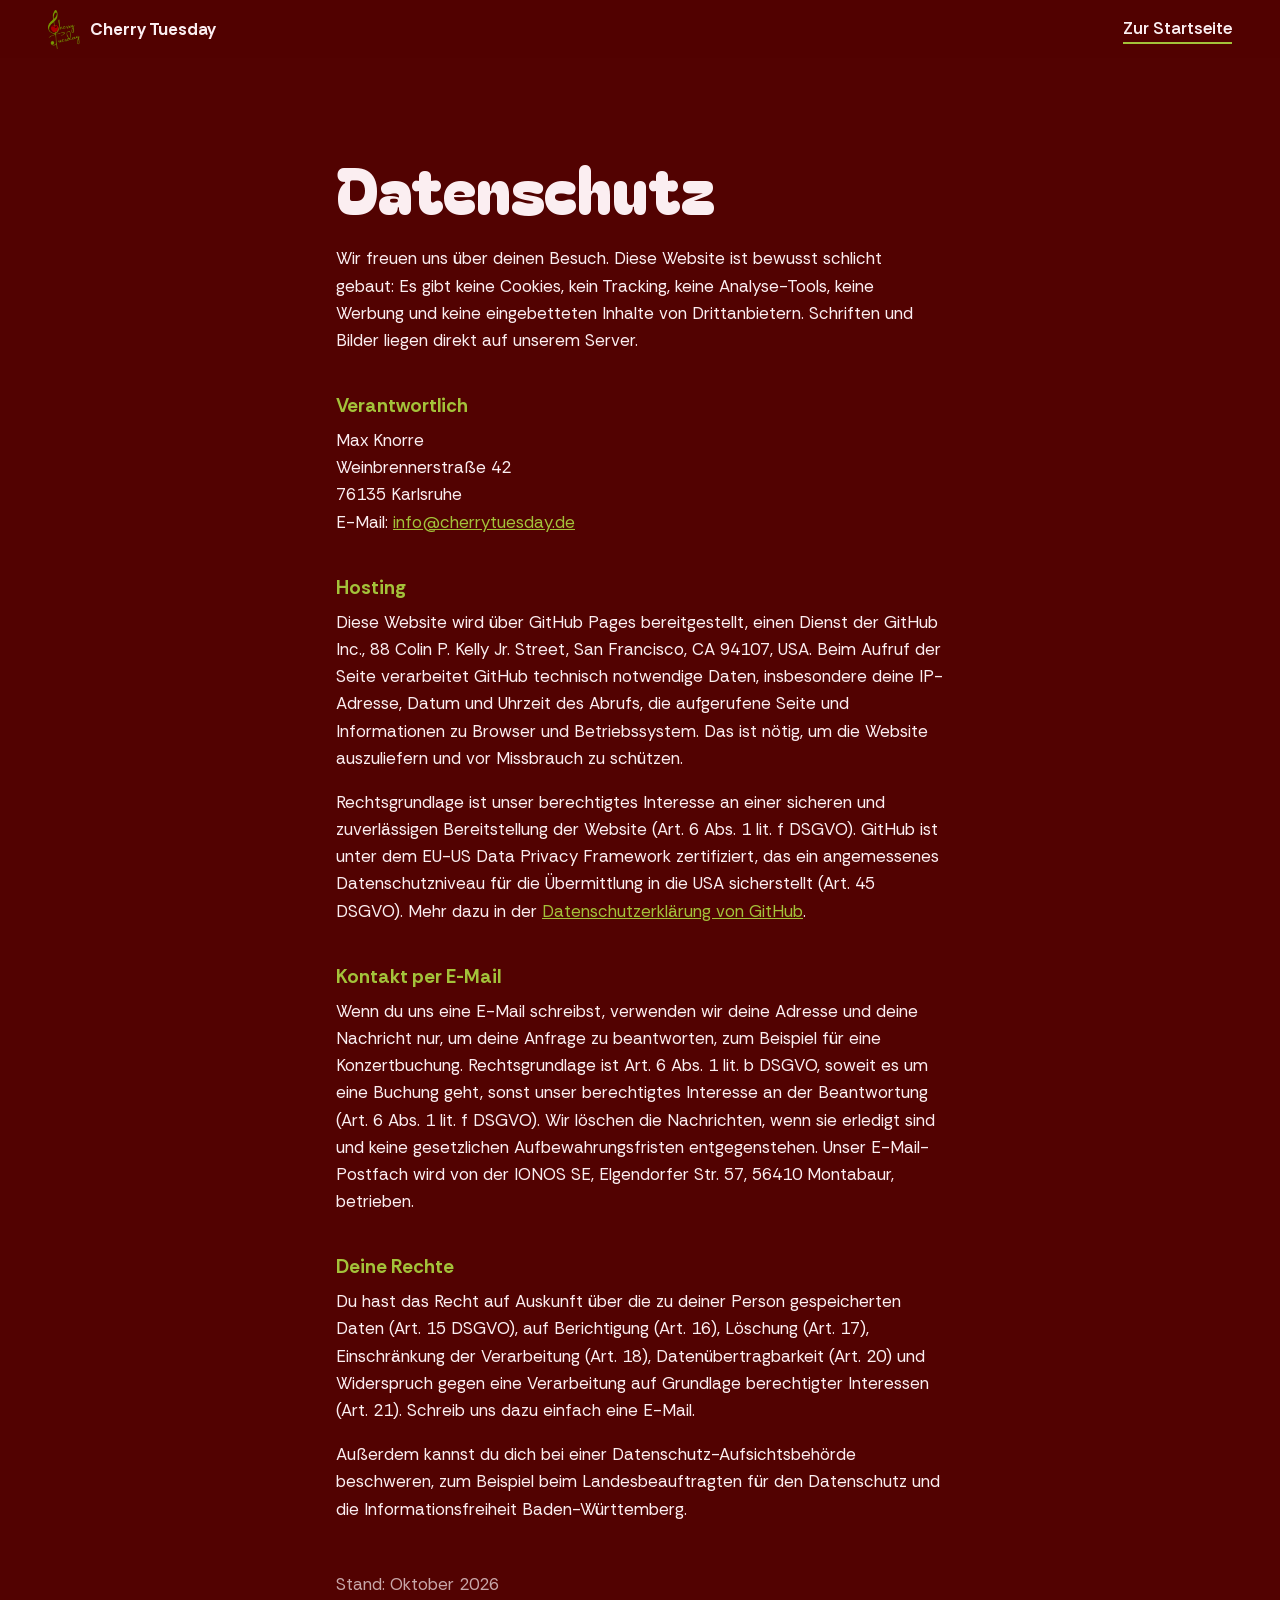
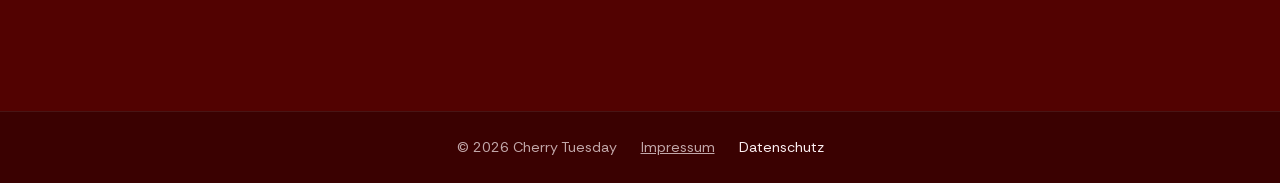
<file: datenschutz.html>
<!doctype html>
<html lang="de">
<head>
  <meta charset="utf-8">
  <meta name="viewport" content="width=device-width, initial-scale=1">
  <title>Datenschutz – Cherry Tuesday</title>
  <meta name="robots" content="noindex">
  <link rel="icon" type="image/png" href="assets/img/favicon.png">
  <link rel="stylesheet" href="css/fonts.css">
  <link rel="stylesheet" href="css/style.css">
</head>
<body>
  <header class="site-header">
    <a class="brand" href="./">
      <img src="assets/img/logo.png" alt="" width="40" height="49">
      <span>Cherry Tuesday</span>
    </a>
    <a class="back-link" href="./">Zur Startseite</a>
  </header>

  <main class="legal">
    <h1>Datenschutz</h1>
    <p>Wir freuen uns über deinen Besuch. Diese Website ist bewusst schlicht gebaut: Es gibt keine Cookies, kein Tracking, keine Analyse-Tools, keine Werbung und keine eingebetteten Inhalte von Drittanbietern. Schriften und Bilder liegen direkt auf unserem Server.</p>

    <h2>Verantwortlich</h2>
    <p>
      Max Knorre<br>
      Weinbrennerstraße 42<br>
      76135 Karlsruhe<br>
      E-Mail: <a href="mailto:info@cherrytuesday.de">info@cherrytuesday.de</a>
    </p>

    <h2>Hosting</h2>
    <p>Diese Website wird über GitHub Pages bereitgestellt, einen Dienst der GitHub Inc., 88 Colin P. Kelly Jr. Street, San Francisco, CA 94107, USA. Beim Aufruf der Seite verarbeitet GitHub technisch notwendige Daten, insbesondere deine IP-Adresse, Datum und Uhrzeit des Abrufs, die aufgerufene Seite und Informationen zu Browser und Betriebssystem. Das ist nötig, um die Website auszuliefern und vor Missbrauch zu schützen.</p>
    <p>Rechtsgrundlage ist unser berechtigtes Interesse an einer sicheren und zuverlässigen Bereitstellung der Website (Art. 6 Abs. 1 lit. f DSGVO). GitHub ist unter dem EU-US Data Privacy Framework zertifiziert, das ein angemessenes Datenschutzniveau für die Übermittlung in die USA sicherstellt (Art. 45 DSGVO). Mehr dazu in der <a href="https://docs.github.com/de/site-policy/privacy-policies/github-general-privacy-statement" rel="noopener">Datenschutzerklärung von GitHub</a>.</p>

    <h2>Kontakt per E-Mail</h2>
    <p>Wenn du uns eine E-Mail schreibst, verwenden wir deine Adresse und deine Nachricht nur, um deine Anfrage zu beantworten, zum Beispiel für eine Konzertbuchung. Rechtsgrundlage ist Art. 6 Abs. 1 lit. b DSGVO, soweit es um eine Buchung geht, sonst unser berechtigtes Interesse an der Beantwortung (Art. 6 Abs. 1 lit. f DSGVO). Wir löschen die Nachrichten, wenn sie erledigt sind und keine gesetzlichen Aufbewahrungsfristen entgegenstehen. Unser E-Mail-Postfach wird von der IONOS SE, Elgendorfer Str. 57, 56410 Montabaur, betrieben.</p>

    <h2>Deine Rechte</h2>
    <p>Du hast das Recht auf Auskunft über die zu deiner Person gespeicherten Daten (Art. 15 DSGVO), auf Berichtigung (Art. 16), Löschung (Art. 17), Einschränkung der Verarbeitung (Art. 18), Datenübertragbarkeit (Art. 20) und Widerspruch gegen eine Verarbeitung auf Grundlage berechtigter Interessen (Art. 21). Schreib uns dazu einfach eine E-Mail.</p>
    <p>Außerdem kannst du dich bei einer Datenschutz-Aufsichtsbehörde beschweren, zum Beispiel beim Landesbeauftragten für den Datenschutz und die Informationsfreiheit Baden-Württemberg.</p>

    <p class="legal-date">Stand: Oktober 2026</p>
  </main>

  <footer class="site-footer">
    <p>© 2026 Cherry Tuesday</p>
    <a href="impressum.html">Impressum</a>
    <a href="datenschutz.html" aria-current="page">Datenschutz</a>
  </footer>
</body>
</html>
</file>
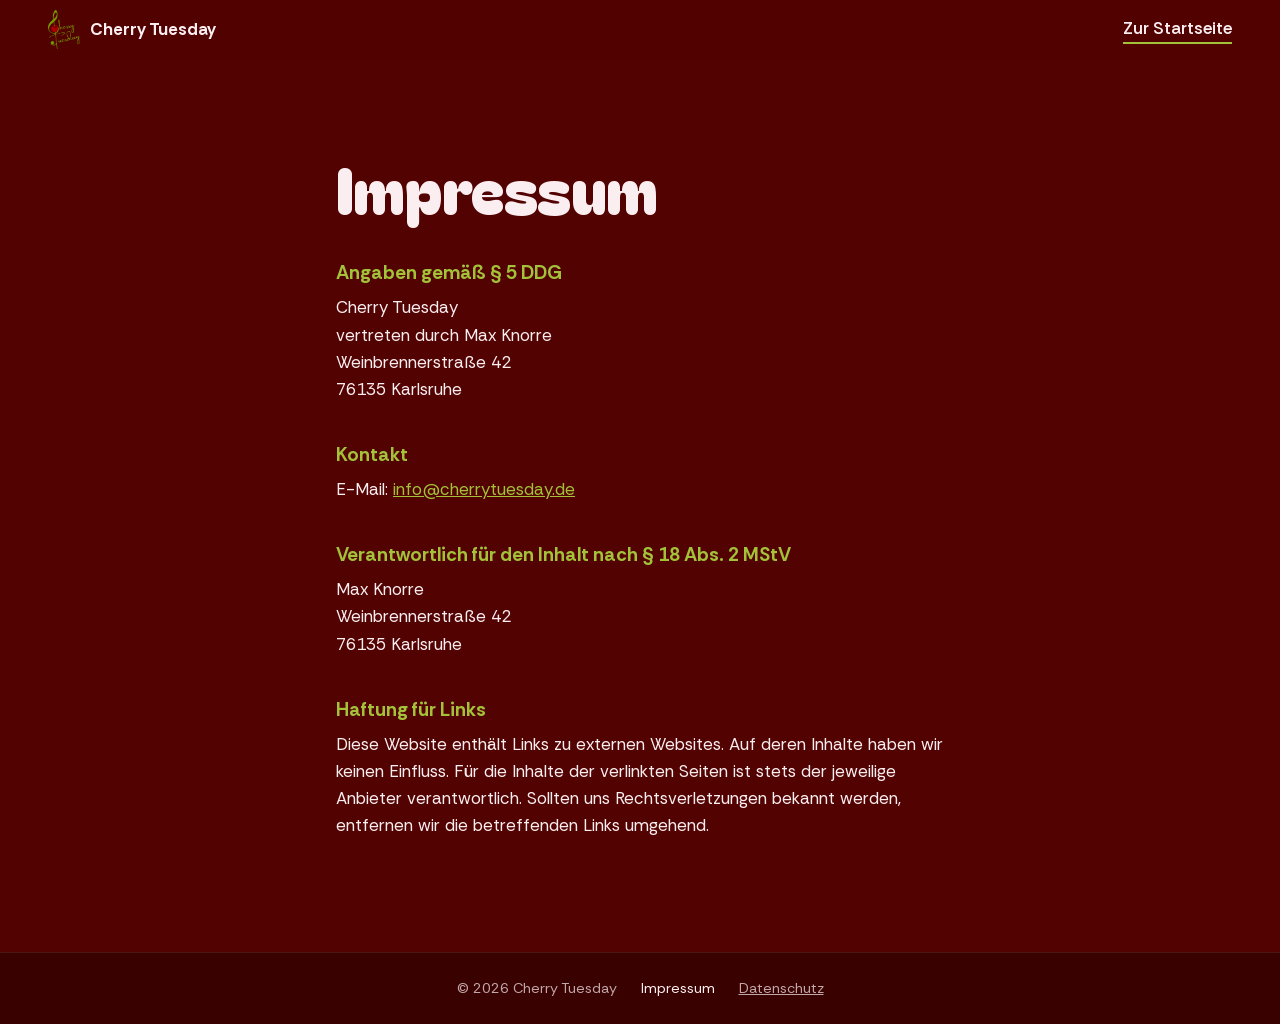
<file: impressum.html>
<!doctype html>
<html lang="de">
<head>
  <meta charset="utf-8">
  <meta name="viewport" content="width=device-width, initial-scale=1">
  <title>Impressum – Cherry Tuesday</title>
  <meta name="robots" content="noindex">
  <link rel="icon" type="image/png" href="assets/img/favicon.png">
  <link rel="stylesheet" href="css/fonts.css">
  <link rel="stylesheet" href="css/style.css">
</head>
<body>
  <header class="site-header">
    <a class="brand" href="./">
      <img src="assets/img/logo.png" alt="" width="40" height="49">
      <span>Cherry Tuesday</span>
    </a>
    <a class="back-link" href="./">Zur Startseite</a>
  </header>

  <main class="legal">
    <h1>Impressum</h1>

    <h2>Angaben gemäß § 5 DDG</h2>
    <p>
      Cherry Tuesday<br>
      vertreten durch Max Knorre<br>
      Weinbrennerstraße 42<br>
      76135 Karlsruhe
    </p>

    <h2>Kontakt</h2>
    <p>
      E-Mail: <a href="mailto:info@cherrytuesday.de">info@cherrytuesday.de</a>    </p>

    <h2>Verantwortlich für den Inhalt nach § 18 Abs. 2 MStV</h2>
    <p>
      Max Knorre<br>
      Weinbrennerstraße 42<br>
      76135 Karlsruhe
    </p>

    <h2>Haftung für Links</h2>
    <p>Diese Website enthält Links zu externen Websites. Auf deren Inhalte haben wir keinen Einfluss. Für die Inhalte der verlinkten Seiten ist stets der jeweilige Anbieter verantwortlich. Sollten uns Rechtsverletzungen bekannt werden, entfernen wir die betreffenden Links umgehend.</p>
  </main>

  <footer class="site-footer">
    <p>© 2026 Cherry Tuesday</p>
    <a href="impressum.html" aria-current="page">Impressum</a>
    <a href="datenschutz.html">Datenschutz</a>
  </footer>
</body>
</html>
</file>
<file: css/fonts.css>
/* Schriften lokal eingebunden (SIL Open Font License) – keine Verbindung zu Google */
/* latin-ext */
@font-face {
  font-family: 'Bagel Fat One';
  font-style: normal;
  font-weight: 400;
  font-display: swap;
  src: url(../assets/fonts/bagel-fat-one-400-latin-ext.woff2) format('woff2');
  unicode-range: U+0100-02BA, U+02BD-02C5, U+02C7-02CC, U+02CE-02D7, U+02DD-02FF, U+0304, U+0308, U+0329, U+1D00-1DBF, U+1E00-1E9F, U+1EF2-1EFF, U+2020, U+20A0-20AB, U+20AD-20C4, U+2113, U+2C60-2C7F, U+A720-A7FF;
}
/* latin */
@font-face {
  font-family: 'Bagel Fat One';
  font-style: normal;
  font-weight: 400;
  font-display: swap;
  src: url(../assets/fonts/bagel-fat-one-400-latin.woff2) format('woff2');
  unicode-range: U+0000-00FF, U+0131, U+0152-0153, U+02BB-02BC, U+02C6, U+02DA, U+02DC, U+0304, U+0308, U+0329, U+2000-206F, U+20AC, U+2122, U+2191, U+2193, U+2212, U+2215, U+FEFF, U+FFFD;
}
/* latin-ext */
@font-face {
  font-family: 'Rethink Sans';
  font-style: italic;
  font-weight: 400;
  font-display: swap;
  src: url(../assets/fonts/rethink-sans-400-italic-latin-ext.woff2) format('woff2');
  unicode-range: U+0100-02BA, U+02BD-02C5, U+02C7-02CC, U+02CE-02D7, U+02DD-02FF, U+0304, U+0308, U+0329, U+1D00-1DBF, U+1E00-1E9F, U+1EF2-1EFF, U+2020, U+20A0-20AB, U+20AD-20C4, U+2113, U+2C60-2C7F, U+A720-A7FF;
}
/* latin */
@font-face {
  font-family: 'Rethink Sans';
  font-style: italic;
  font-weight: 400;
  font-display: swap;
  src: url(../assets/fonts/rethink-sans-400-italic-latin.woff2) format('woff2');
  unicode-range: U+0000-00FF, U+0131, U+0152-0153, U+02BB-02BC, U+02C6, U+02DA, U+02DC, U+0304, U+0308, U+0329, U+2000-206F, U+20AC, U+2122, U+2191, U+2193, U+2212, U+2215, U+FEFF, U+FFFD;
}
/* latin-ext */
@font-face {
  font-family: 'Rethink Sans';
  font-style: normal;
  font-weight: 400;
  font-display: swap;
  src: url(../assets/fonts/rethink-sans-400-latin-ext.woff2) format('woff2');
  unicode-range: U+0100-02BA, U+02BD-02C5, U+02C7-02CC, U+02CE-02D7, U+02DD-02FF, U+0304, U+0308, U+0329, U+1D00-1DBF, U+1E00-1E9F, U+1EF2-1EFF, U+2020, U+20A0-20AB, U+20AD-20C4, U+2113, U+2C60-2C7F, U+A720-A7FF;
}
/* latin */
@font-face {
  font-family: 'Rethink Sans';
  font-style: normal;
  font-weight: 400;
  font-display: swap;
  src: url(../assets/fonts/rethink-sans-400-latin.woff2) format('woff2');
  unicode-range: U+0000-00FF, U+0131, U+0152-0153, U+02BB-02BC, U+02C6, U+02DA, U+02DC, U+0304, U+0308, U+0329, U+2000-206F, U+20AC, U+2122, U+2191, U+2193, U+2212, U+2215, U+FEFF, U+FFFD;
}
/* latin-ext */
@font-face {
  font-family: 'Rethink Sans';
  font-style: normal;
  font-weight: 600;
  font-display: swap;
  src: url(../assets/fonts/rethink-sans-400-latin-ext.woff2) format('woff2');
  unicode-range: U+0100-02BA, U+02BD-02C5, U+02C7-02CC, U+02CE-02D7, U+02DD-02FF, U+0304, U+0308, U+0329, U+1D00-1DBF, U+1E00-1E9F, U+1EF2-1EFF, U+2020, U+20A0-20AB, U+20AD-20C4, U+2113, U+2C60-2C7F, U+A720-A7FF;
}
/* latin */
@font-face {
  font-family: 'Rethink Sans';
  font-style: normal;
  font-weight: 600;
  font-display: swap;
  src: url(../assets/fonts/rethink-sans-400-latin.woff2) format('woff2');
  unicode-range: U+0000-00FF, U+0131, U+0152-0153, U+02BB-02BC, U+02C6, U+02DA, U+02DC, U+0304, U+0308, U+0329, U+2000-206F, U+20AC, U+2122, U+2191, U+2193, U+2212, U+2215, U+FEFF, U+FFFD;
}
/* latin-ext */
@font-face {
  font-family: 'Rethink Sans';
  font-style: normal;
  font-weight: 700;
  font-display: swap;
  src: url(../assets/fonts/rethink-sans-400-latin-ext.woff2) format('woff2');
  unicode-range: U+0100-02BA, U+02BD-02C5, U+02C7-02CC, U+02CE-02D7, U+02DD-02FF, U+0304, U+0308, U+0329, U+1D00-1DBF, U+1E00-1E9F, U+1EF2-1EFF, U+2020, U+20A0-20AB, U+20AD-20C4, U+2113, U+2C60-2C7F, U+A720-A7FF;
}
/* latin */
@font-face {
  font-family: 'Rethink Sans';
  font-style: normal;
  font-weight: 700;
  font-display: swap;
  src: url(../assets/fonts/rethink-sans-400-latin.woff2) format('woff2');
  unicode-range: U+0000-00FF, U+0131, U+0152-0153, U+02BB-02BC, U+02C6, U+02DA, U+02DC, U+0304, U+0308, U+0329, U+2000-206F, U+20AC, U+2122, U+2191, U+2193, U+2212, U+2215, U+FEFF, U+FFFD;
}
</file>
<file: css/style.css>
/* ==========================================================
   Cherry Tuesday – Farben aus dem Logo, Aquarell aus dem Cover
   ========================================================== */
:root {
  --kirschmark: #520201;   /* Logo-Hintergrund */
  --kirschmark-tief: #3a0101;
  --kirsche: #c8102e;
  --stiel: #a3c23a;        /* Logo-Grün, aufgehellt für Lesbarkeit */
  --stiel-dunkel: #58700a;
  --rosa: #fbeef1;
  --tinte: #2b0708;

  --font-display: "Bagel Fat One", system-ui, sans-serif;
  --font-body: "Rethink Sans", system-ui, sans-serif;

  --gutter: clamp(1rem, 4vw, 3rem);
  --max: 72rem;
}

*, *::before, *::after { box-sizing: border-box; }
html { scroll-behavior: smooth; scroll-padding-top: 4.5rem; }
body {
  margin: 0;
  font-family: var(--font-body);
  font-size: 1.0625rem;
  line-height: 1.6;
  color: var(--rosa);
  background: var(--kirschmark);
}
img { display: block; max-width: 100%; height: auto; }
a { color: inherit; }
:focus-visible { outline: 3px solid var(--stiel); outline-offset: 3px; border-radius: 4px; }

h1, h2, h3 { font-family: var(--font-display); font-weight: 400; line-height: 1.05; margin: 0 0 .5em; }
h2 { font-size: clamp(2.5rem, 7vw, 4.5rem); }
p { margin: 0 0 1em; max-width: 38em; }

.skip {
  position: absolute; left: -999px; top: .5rem; z-index: 100;
  background: var(--stiel); color: var(--tinte); padding: .5rem 1rem;
}
.skip:focus { left: .5rem; }

/* ---------- Header ---------- */
.site-header {
  position: sticky; top: 0; z-index: 50;
  display: flex; align-items: center; justify-content: space-between; gap: 1rem;
  padding: .6rem var(--gutter);
  background: color-mix(in srgb, var(--kirschmark) 92%, transparent);
  backdrop-filter: blur(8px);
}
.brand { display: flex; align-items: center; gap: .6rem; text-decoration: none; font-weight: 700; }
.brand img { width: 32px; height: auto; }
.nav { display: flex; gap: 1.5rem; }
.nav a { text-decoration: none; font-weight: 600; padding: .25rem 0; border-bottom: 2px solid transparent; }
.nav a:hover { border-color: var(--stiel); }
.nav-toggle {
  display: none; font: inherit; font-weight: 600; color: inherit;
  background: none; border: 2px solid currentColor; border-radius: 99px; padding: .3rem .9rem; cursor: pointer;
}

@media (max-width: 720px) {
  .nav-toggle { display: block; }
  .nav {
    position: absolute; inset: 100% 0 auto 0;
    flex-direction: column; gap: 0;
    background: var(--kirschmark-tief);
    padding: .5rem var(--gutter) 1rem;
    display: none;
  }
  .nav.open { display: flex; }
  .nav a { padding: .75rem 0; border-bottom: 1px solid rgb(255 255 255 / .1); }
}

/* ---------- Hero ---------- */
.hero {
  display: grid;
  grid-template-columns: minmax(0, 5fr) minmax(0, 6fr);
  align-items: center;
  gap: clamp(2rem, 5vw, 5rem);
  max-width: var(--max);
  margin: 0 auto;
  padding: clamp(2rem, 6vw, 5rem) var(--gutter) clamp(4rem, 8vw, 7rem);
}
.hero-logo { margin: 0; }
.hero-logo img { width: min(100%, 26rem); margin-inline: auto; }

.sleeve-wrap {
  position: relative;
  width: min(100%, 26rem);
  aspect-ratio: 1;
  margin-right: 22%;   /* Platz für die herausgezogene Platte */
}
.sleeve {
  position: relative; z-index: 2;
  width: 100%; height: 100%; object-fit: cover;
  border-radius: 3px;
  box-shadow: 0 30px 60px -20px rgb(0 0 0 / .6);
}
.vinyl {
  position: absolute; z-index: 1;
  inset: 3%;
  border-radius: 50%;
  background:
    radial-gradient(circle, var(--tinte) 0 2.5%, transparent 2.6%),
    radial-gradient(circle, transparent 0 17%, #111 17.3% 18%, transparent 18.3%),
    repeating-radial-gradient(circle, #1a1a1a 0 1px, #0a0a0a 1.5px 3px),
    #111;
  box-shadow: inset 0 0 0 2px #000;
  transform: translateX(38%) rotate(0deg);
  animation: slide-out 1.4s cubic-bezier(.2, .8, .2, 1) .3s both;
}
.vinyl::after {  /* Glanz */
  content: ""; position: absolute; inset: 0; border-radius: 50%;
  background: conic-gradient(from 30deg, transparent 0 15%, rgb(255 255 255 / .09) 20%, transparent 28% 65%, rgb(255 255 255 / .07) 70%, transparent 78%);
}
.vinyl-label {
  position: absolute; inset: 32%;
  border-radius: 50%;
  background: url("../assets/img/pancakes.jpg") center / 150% no-repeat;
}
@keyframes slide-out {
  from { transform: translateX(0) rotate(-40deg); }
  to   { transform: translateX(38%) rotate(0deg); }
}

.album-info { margin-top: 2rem; }
.album-kicker { font-weight: 600; color: var(--stiel); margin-bottom: .25rem; }
.album-title { font-size: clamp(2.2rem, 5vw, 3.5rem); }

.actions { display: flex; flex-wrap: wrap; gap: .75rem; margin-top: 1.5rem; }
.btn {
  display: inline-block; text-decoration: none; font-weight: 700;
  padding: .75rem 1.4rem; border-radius: 99px;
  border: 2px solid var(--stiel);
  transition: background-color .2s, color .2s;
}
.btn-primary { background: var(--stiel); color: var(--tinte); }
.btn-primary:hover { background: var(--rosa); border-color: var(--rosa); }
.btn-ghost:hover { background: var(--stiel); color: var(--tinte); }

@media (max-width: 820px) {
  .hero { grid-template-columns: 1fr; text-align: left; }
  .hero-logo img { width: min(70%, 18rem); margin: 0; }
  .sleeve-wrap { width: 72%; }
}

/* ---------- Band ---------- */
.band {
  background: var(--rosa);
  color: var(--tinte);
  padding: clamp(4rem, 8vw, 7rem) var(--gutter);
  display: grid;
  grid-template-columns: minmax(0, 1fr) minmax(0, 1fr);
  gap: clamp(2rem, 5vw, 4rem);
  align-items: start;
}
.band > * { min-width: 0; }
.band h2 { color: var(--kirschmark); }
.lead { font-size: 1.3rem; line-height: 1.5; font-weight: 600; }
.band-photo { margin: 0; }
.band-photo img { border-radius: 3px; }

.studio-heading {
  grid-column: 1 / -1;
  font-size: clamp(1.8rem, 4vw, 2.6rem);
  color: var(--kirschmark);
  margin: 2rem 0 0;
}
.studio {
  grid-column: 1 / -1;
  list-style: none; margin: 0; padding: 0;
  display: grid;
  grid-template-columns: repeat(5, minmax(0, 1fr));
  gap: 1rem;
}
.studio img {
  aspect-ratio: 3 / 4; width: 100%; object-fit: cover;
  filter: grayscale(1) contrast(1.05);
  border-radius: 3px;
}
.studio strong {
  display: block; margin-top: .6rem;
  font-family: var(--font-display); font-weight: 400;
  font-size: 1.4rem; line-height: 1.1; color: var(--kirschmark);
}
.studio span { display: block; font-size: .95rem; }

@media (max-width: 820px) {
  .band { grid-template-columns: 1fr; }
  .studio { grid-template-columns: repeat(2, minmax(0, 1fr)); }
}

/* ---------- Konzerte ---------- */
.gigs {
  background: url("../assets/img/watercolor.jpg") center / cover;
  padding: clamp(4rem, 10vw, 8rem) var(--gutter);
}
.gigs-panel {
  max-width: 50rem; margin: 0 auto;
  background: var(--rosa); color: var(--tinte);
  padding: clamp(1.5rem, 5vw, 3.5rem);
  border-radius: 6px;
  transform: rotate(-1deg);   /* wie ein angepinnter Flyer */
  box-shadow: 0 20px 50px -20px rgb(43 7 8 / .5);
}
.gigs-panel > * { transform: rotate(1deg); }
.gigs h2 { color: var(--kirschmark); }

.gig-list { list-style: none; margin: 0; padding: 0; }
.gig {
  display: grid;
  grid-template-columns: 5.5rem 1fr auto;
  gap: 1rem; align-items: center;
  padding: 1rem 0;
  border-top: 2px solid rgb(82 2 1 / .15);
}
.gig:first-child { border-top: 0; }
.gig-date { font-family: var(--font-display); color: var(--kirsche); line-height: 1; }
.gig-date .day { display: block; font-size: 2.2rem; }
.gig-date .month { font-size: 1rem; }
.gig-where strong { display: block; font-size: 1.15rem; }
.gig-where span { color: rgb(43 7 8 / .75); }
.gig-link {
  font-weight: 700; text-decoration: none; white-space: nowrap;
  padding: .45rem 1rem; border-radius: 99px;
  background: var(--kirschmark); color: var(--rosa);
}
.gig-link:hover { background: var(--kirsche); }
.gig-empty { padding: 1rem 0; }

.past { margin-top: 2rem; }
.past summary { cursor: pointer; font-weight: 700; color: var(--kirschmark); }
.gig-list--past .gig { grid-template-columns: 5.5rem 1fr; opacity: .7; }
.gig-list--past .gig-date .day { font-size: 1.5rem; }

@media (max-width: 560px) {
  .gig { grid-template-columns: 4rem 1fr; }
  .gig-link { grid-column: 2; justify-self: start; }
}

/* ---------- Live-Galerie ---------- */
.live { padding: clamp(4rem, 8vw, 7rem) var(--gutter); max-width: var(--max); margin: 0 auto; }
.gallery {
  display: grid;
  grid-template-columns: repeat(6, minmax(0, 1fr));
  gap: .75rem;
}
.gallery a { display: block; overflow: hidden; border-radius: 3px; }
.gallery img { width: 100%; height: 100%; object-fit: cover; transition: transform .4s; }
.gallery a:hover img { transform: scale(1.04); }
.gallery a:nth-child(1) { grid-column: span 3; grid-row: span 2; }
.gallery a:nth-child(2),
.gallery a:nth-child(3) { grid-column: span 3; aspect-ratio: 3 / 2; }
.gallery a:nth-child(4),
.gallery a:nth-child(5) { grid-column: span 3; aspect-ratio: 4 / 3; }

@media (max-width: 640px) {
  .gallery { grid-template-columns: 1fr 1fr; }
  .gallery a:nth-child(n) { grid-column: span 1; grid-row: auto; aspect-ratio: 2 / 3; }
  .gallery a:nth-child(1) { grid-column: span 2; aspect-ratio: 4 / 5; }
}

/* ---------- Lightbox ---------- */
.lightbox {
  border: 0; padding: 0; background: transparent;
  max-width: 100vw; max-height: 100vh; width: 100vw; height: 100vh;
}
.lightbox::backdrop { background: rgb(20 0 0 / .92); }
.lightbox img { width: 100%; height: 100%; object-fit: contain; padding: 3rem 4rem; }
.lb-btn {
  position: absolute; font: 2.2rem/1 var(--font-body);
  color: var(--rosa); background: rgb(82 2 1 / .6);
  border: 0; border-radius: 50%; width: 3rem; height: 3rem; cursor: pointer;
}
.lb-btn:hover { background: var(--kirsche); }
.lb-prev { left: 1rem; top: 50%; translate: 0 -50%; }
.lb-next { right: 1rem; top: 50%; translate: 0 -50%; }
.lb-close { right: 1rem; top: 1rem; }
@media (max-width: 640px) { .lightbox img { padding: 3.5rem .5rem; } .lb-prev, .lb-next { top: auto; bottom: 1rem; translate: none; } }

/* ---------- Kontakt & Footer ---------- */
.contact {
  text-align: center;
  padding: clamp(4rem, 8vw, 7rem) var(--gutter);
  background: var(--kirschmark-tief);
}
.contact p { margin-inline: auto; }
.contact-mail {
  display: inline-block; margin: 1rem 0 2rem;
  font-family: var(--font-display);
  font-size: clamp(1.4rem, 5vw, 2.6rem);
  color: var(--stiel); text-decoration: none;
  overflow-wrap: anywhere;
}
.contact-mail:hover { text-decoration: underline; text-decoration-thickness: 3px; }
.contact-mail { margin-bottom: 0; }

/* ---------- Impressum & Datenschutz ---------- */
.back-link { font-weight: 600; text-decoration: none; border-bottom: 2px solid var(--stiel); }
.legal {
  max-width: 44rem;
  margin: 0 auto;
  padding: clamp(3rem, 8vw, 6rem) var(--gutter);
}
.legal h1 { font-size: clamp(2.5rem, 8vw, 4rem); margin-bottom: 1.5rem; }
.legal h2 {
  font-family: var(--font-body); font-weight: 700;
  font-size: 1.2rem; line-height: 1.3;
  color: var(--stiel);
  margin: 2.5rem 0 .5rem;
}
.legal a { color: var(--stiel); }
.legal-date { margin-top: 3rem; color: rgb(251 238 241 / .7); }
.site-footer a[aria-current="page"] { text-decoration: none; color: var(--rosa); }

.site-footer {
  display: flex; flex-wrap: wrap; gap: 1.5rem; justify-content: center;
  padding: 1.5rem var(--gutter);
  font-size: .9rem; color: rgb(251 238 241 / .7);
  background: var(--kirschmark-tief);
  border-top: 1px solid rgb(255 255 255 / .08);
}
.site-footer p { margin: 0; }

@media (prefers-reduced-motion: reduce) {
  html { scroll-behavior: auto; }
  .vinyl { animation: none; }
  .gallery img { transition: none; }
}
</file>
